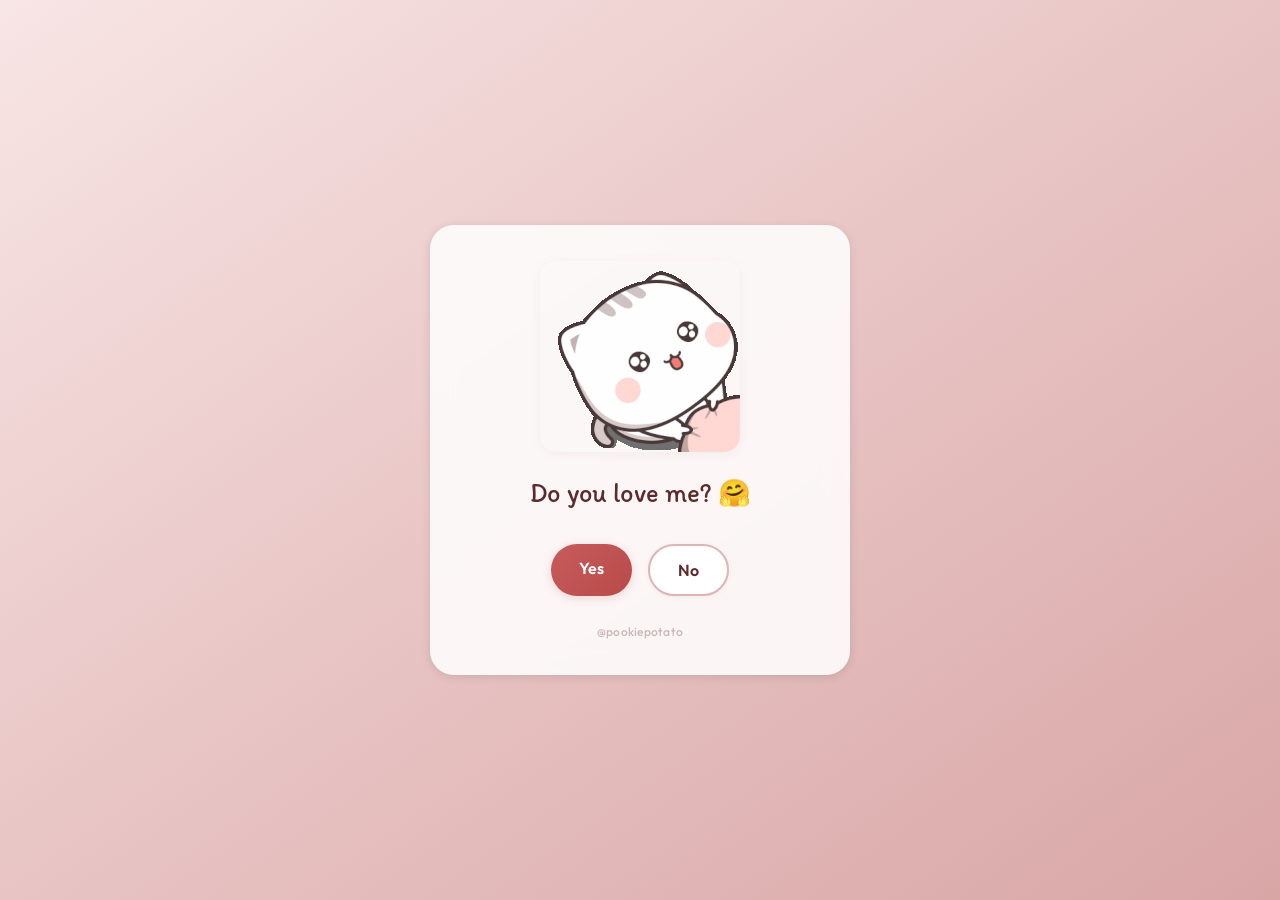
<file: index.html>
<!DOCTYPE html>
<html lang="en">

<head>
  <meta charset="UTF-8" />
  <meta name="viewport" content="width=device-width, initial-scale=1.0" />
  <title>pookiepotato - Propose to Her</title>
  <link rel="preconnect" href="https://fonts.googleapis.com" />
  <link rel="preconnect" href="https://fonts.gstatic.com" crossorigin />
  <link href="https://fonts.googleapis.com/css2?family=Outfit:wght@400;500;600;700&family=Itim&display=swap" rel="stylesheet" />
  <link rel="stylesheet" href="./style.css" />
</head>

<body>
  <div class="container">
    <div class="gif-wrap">
      <img src="./gifs/manja.gif" alt="Manja" />
    </div>
    <h1>Do you love me? 🤗</h1>

    <div class="btn">
      <a href="yes.html">Yes</a>
      <a href="no1.html">No</a>
    </div>
    <span class="card-brand">@pookiepotato</span>
  </div>
</body>

</html>
</file>
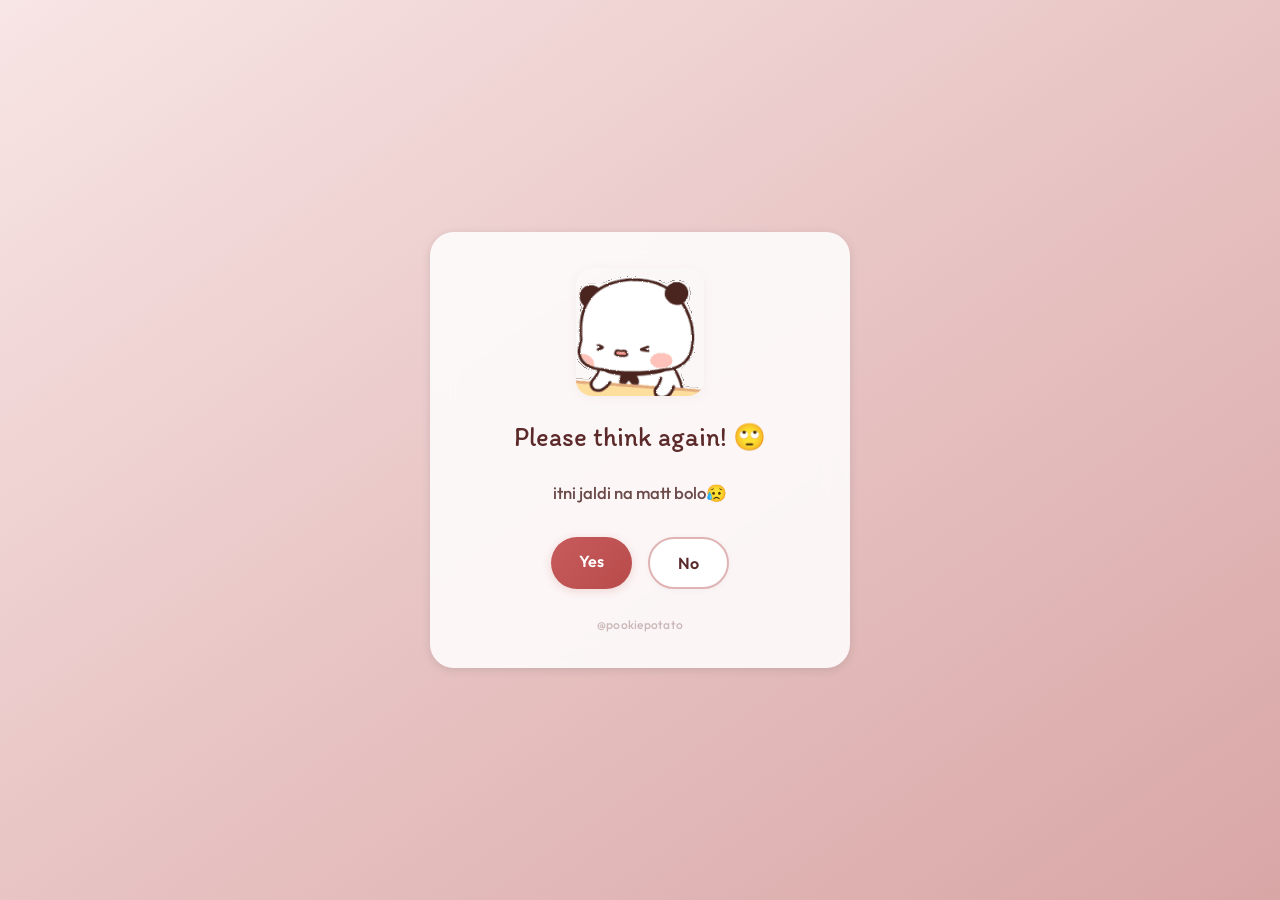
<file: no1.html>
<!DOCTYPE html>
<html lang="en">

<head>
  <meta charset="UTF-8" />
  <meta name="viewport" content="width=device-width, initial-scale=1.0" />
  <title>Ask Her Out</title>
  <link rel="preconnect" href="https://fonts.googleapis.com" />
  <link rel="preconnect" href="https://fonts.gstatic.com" crossorigin />
  <link href="https://fonts.googleapis.com/css2?family=Outfit:wght@400;500;600;700&family=Itim&display=swap" rel="stylesheet" />
  <link rel="stylesheet" href="./style.css" />
</head>

<body>
  <div class="container">
    <div class="gif-wrap">
      <img src="./gifs/mochi.gif" alt="Mochi" />
    </div>
    <h1>Please think again! 🙄</h1>
    <p>itni jaldi na matt bolo😥</p>

    <div class="btn">
      <a href="yes.html">Yes</a>
      <a href="no2.html">No</a>
    </div>
    <span class="card-brand">@pookiepotato</span>
  </div>
</body>

</html>
</file>
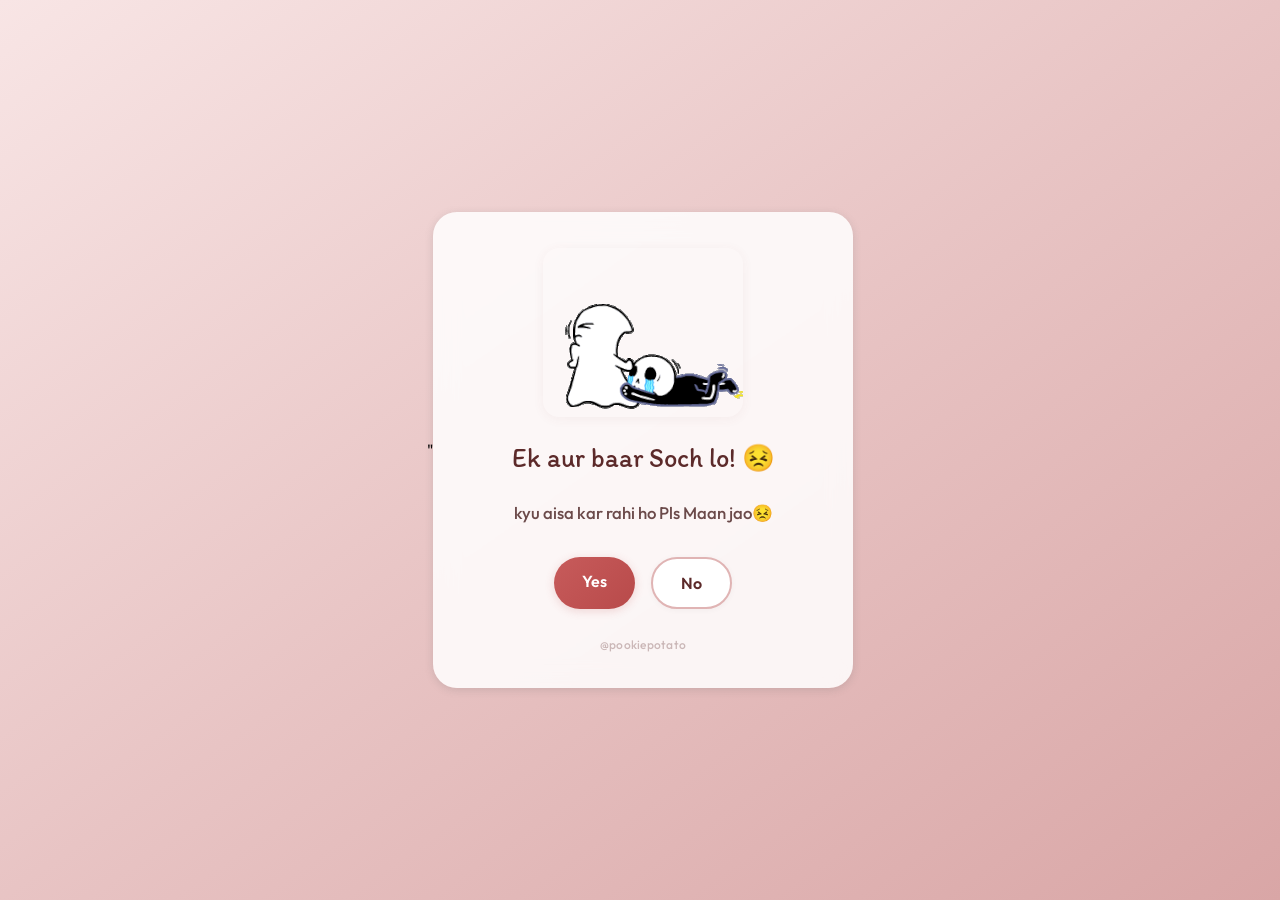
<file: no2.html>
"<!DOCTYPE html>
<html lang="en">

<head>
  <meta charset="UTF-8" />
  <meta name="viewport" content="width=device-width, initial-scale=1.0" />
  <title>Ask Her Out</title>
  <link rel="preconnect" href="https://fonts.googleapis.com" />
  <link rel="preconnect" href="https://fonts.gstatic.com" crossorigin />
  <link href="https://fonts.googleapis.com/css2?family=Outfit:wght@400;500;600;700&family=Itim&display=swap" rel="stylesheet" />
  <link rel="stylesheet" href="./style.css" />
</head>

<body>
  <div class="container">
    <div class="gif-wrap">
      <img src="./gifs/couple-forgive-me.gif" alt="Couple forgive me" />
    </div>
    <h1>Ek aur baar Soch lo! 😣</h1>
    <p>kyu aisa kar rahi ho Pls Maan jao😣</p>

    <div class="btn">
      <a href="yes.html">Yes</a>
      <a href="no3.html">No</a>
    </div>
    <span class="card-brand">@pookiepotato</span>
  </div>
</body>

</html>
</file>
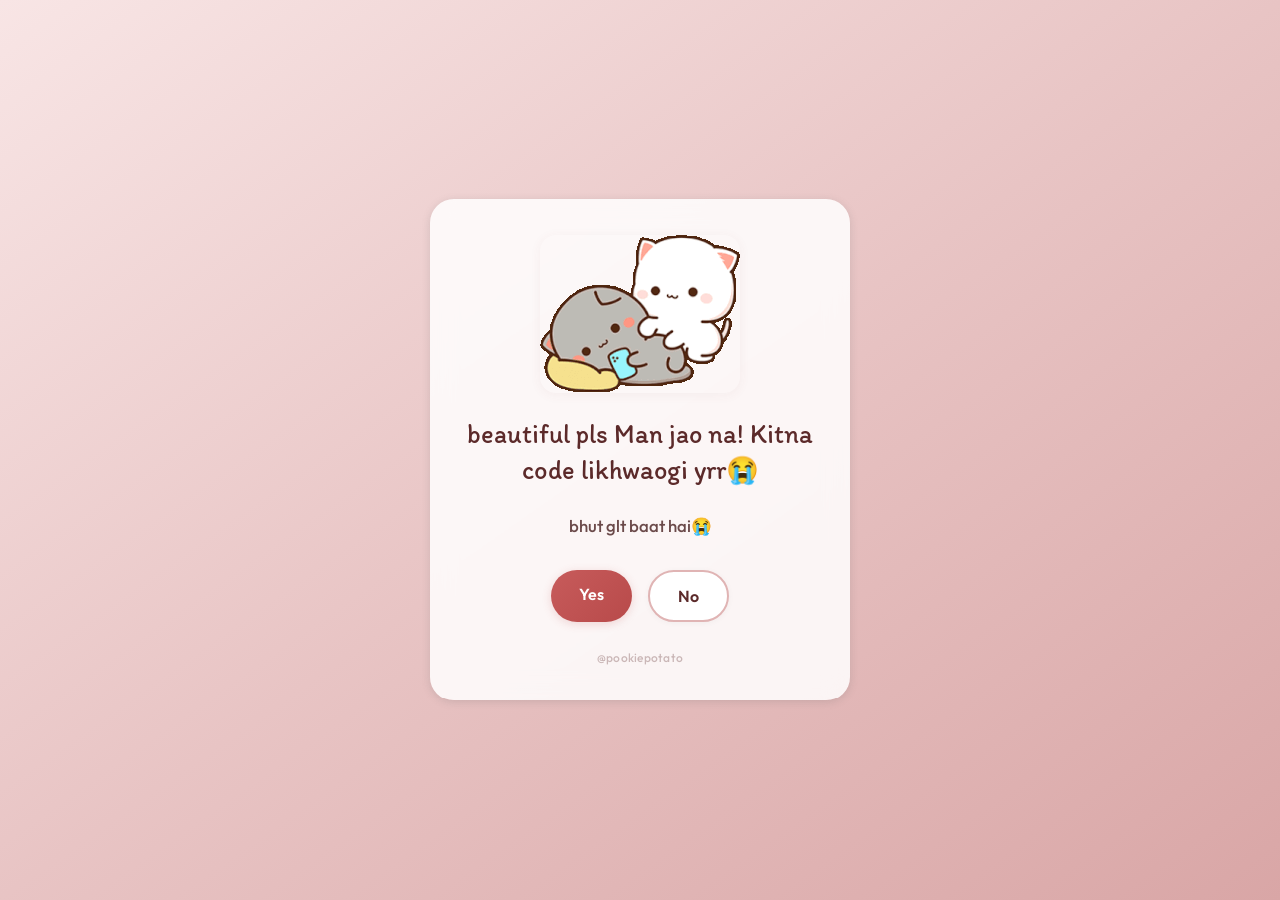
<file: no3.html>
<!DOCTYPE html>
<html lang="en">

<head>
  <meta charset="UTF-8" />
  <meta name="viewport" content="width=device-width, initial-scale=1.0" />
  <title>Ask Her Out</title>
  <link rel="preconnect" href="https://fonts.googleapis.com" />
  <link rel="preconnect" href="https://fonts.gstatic.com" crossorigin />
  <link href="https://fonts.googleapis.com/css2?family=Outfit:wght@400;500;600;700&family=Itim&display=swap" rel="stylesheet" />
  <link rel="stylesheet" href="./style.css" />
</head>

<body>
  <div class="container">
    <div class="gif-wrap">
      <img src="./gifs/peach-goma-phone.gif" alt="Peach Goma Phone" />
    </div>
    <h1>beautiful pls Man jao na! Kitna code likhwaogi yrr😭</h1>
    <p>bhut glt baat hai😭</p>

    <div class="btn">
      <a href="yes.html">Yes</a>
      <a href="#" id="move-random">No</a>
    </div>
    <span class="card-brand">@pookiepotato</span>
  </div>

  <script src="./script.js"></script>
</body>

</html>
</file>
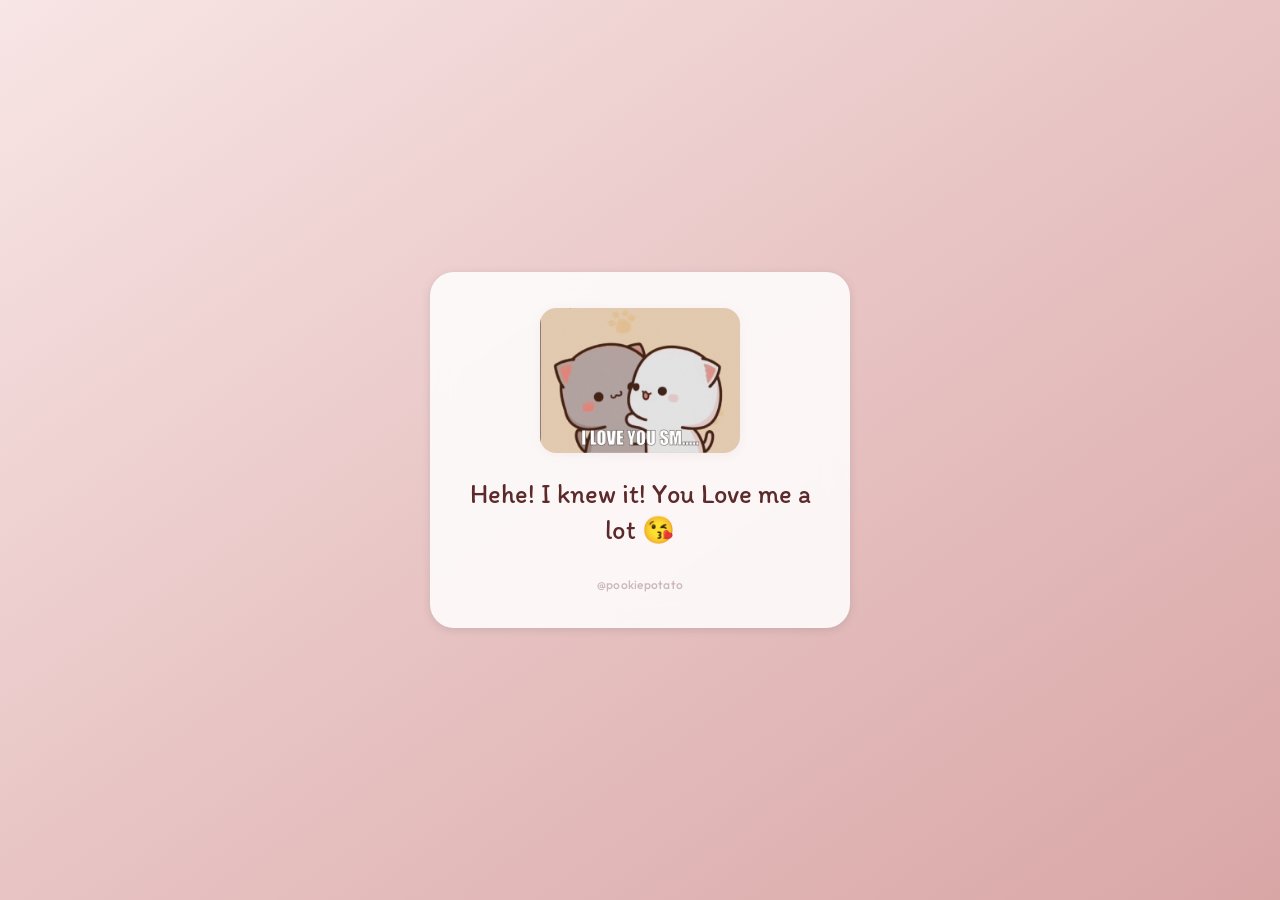
<file: yes.html>
<!DOCTYPE html>
<html lang="en">

<head>
  <meta charset="UTF-8" />
  <meta name="viewport" content="width=device-width, initial-scale=1.0" />
  <title>Ask Her Out</title>
  <link rel="preconnect" href="https://fonts.googleapis.com" />
  <link rel="preconnect" href="https://fonts.gstatic.com" crossorigin />
  <link href="https://fonts.googleapis.com/css2?family=Outfit:wght@400;500;600;700&family=Itim&display=swap" rel="stylesheet" />
  <link rel="stylesheet" href="./style.css" />
</head>

<body>
  <div class="container">
    <div class="gif-wrap">
      <img src="./gifs/love-u-so-much.gif" alt="Love you so much" />
    </div>
    <h1>Hehe! I knew it! You Love me a lot 😘</h1>
    <span class="card-brand">@pookiepotato</span>
  </div>
</body>

</html>
</file>
<file: style.css>
* {
  margin: 0;
  padding: 0;
  box-sizing: border-box;
}

body {
  width: 100%;
  min-height: 100vh;
  display: flex;
  justify-content: center;
  align-items: center;
  font-family: "Outfit", sans-serif;
  background: linear-gradient(145deg, #f8e5e5 0%, #e8c4c4 50%, #d9a6a6 100%);
  padding: 24px;
}

.container {
  display: flex;
  flex-direction: column;
  text-align: center;
  align-items: center;
  gap: 24px;
  max-width: 420px;
  width: 100%;
  padding: 36px 28px;
  background: rgba(255, 255, 255, 0.85);
  backdrop-filter: blur(12px);
  border-radius: 24px;
  box-shadow: rgba(99, 99, 99, 0.2) 0px 2px 8px 0px;
  animation: cardIn 0.5s ease-out forwards;
}

@keyframes cardIn {
  from {
    opacity: 0;
    transform: translateY(20px) scale(0.96);
  }
  to {
    opacity: 1;
    transform: translateY(0) scale(1);
  }
}

.container .gif-wrap {
  max-width: 200px;
  border-radius: 16px;
  overflow: hidden;
  box-shadow: 0 2px 12px rgba(139, 69, 69, 0.06);
}

.container .gif-wrap img {
  width: 100%;
  height: auto;
  display: block;
  vertical-align: middle;
}

.container h1 {
  font-family: "Itim", cursive;
  font-size: 1.65rem;
  font-weight: 400;
  color: #5c2a2a;
  line-height: 1.35;
}

.container p {
  font-size: 1.05rem;
  font-weight: 500;
  color: #6b4a4a;
  line-height: 1.5;
}

.container p.sub {
  font-size: 0.95rem;
  font-weight: 400;
  color: #7a5a5a;
  font-style: italic;
}

.container .btn {
  display: flex;
  flex-wrap: wrap;
  justify-content: center;
  gap: 16px;
  margin-top: 8px;
}

.card-brand {
  font-size: 0.75rem;
  font-weight: 500;
  color: #5c2a2a;
  opacity: 0.3;
  letter-spacing: 0.02em;
  margin-top: 4px;
}

.btn a {
  font-family: "Outfit", sans-serif;
  font-size: 1rem;
  font-weight: 600;
  text-decoration: none;
  padding: 14px 28px;
  border-radius: 999px;
  transition: transform 0.2s ease, box-shadow 0.2s ease;
}

.btn a:first-child {
  color: #fff;
  background: linear-gradient(135deg, #c75b5b 0%, #b84a4a 100%);
  box-shadow: 0 2px 10px rgba(184, 74, 74, 0.2);
}

.btn a:first-child:hover {
  transform: translateY(-1px);
  box-shadow: 0 4px 14px rgba(184, 74, 74, 0.28);
}

.btn a:last-child {
  color: #5c2a2a;
  background: #fff;
  border: 2px solid #e0b4b4;
  box-shadow: 0 1px 6px rgba(0, 0, 0, 0.04);
}

.btn a:last-child:hover {
  transform: translateY(-1px);
  border-color: #d9a6a6;
  box-shadow: 0 2px 10px rgba(139, 69, 69, 0.08);
}

/* Single button (yes page) */
.container .btn a:only-child {
  color: #fff;
  background: linear-gradient(135deg, #c75b5b 0%, #b84a4a 100%);
  border: none;
  box-shadow: 0 2px 10px rgba(184, 74, 74, 0.2);
}

.container .btn a:only-child:hover {
  transform: translateY(-1px);
  box-shadow: 0 4px 14px rgba(184, 74, 74, 0.28);
}

.btn a:focus-visible {
  outline: 2px solid #b84a4a;
  outline-offset: 2px;
}
</file>
